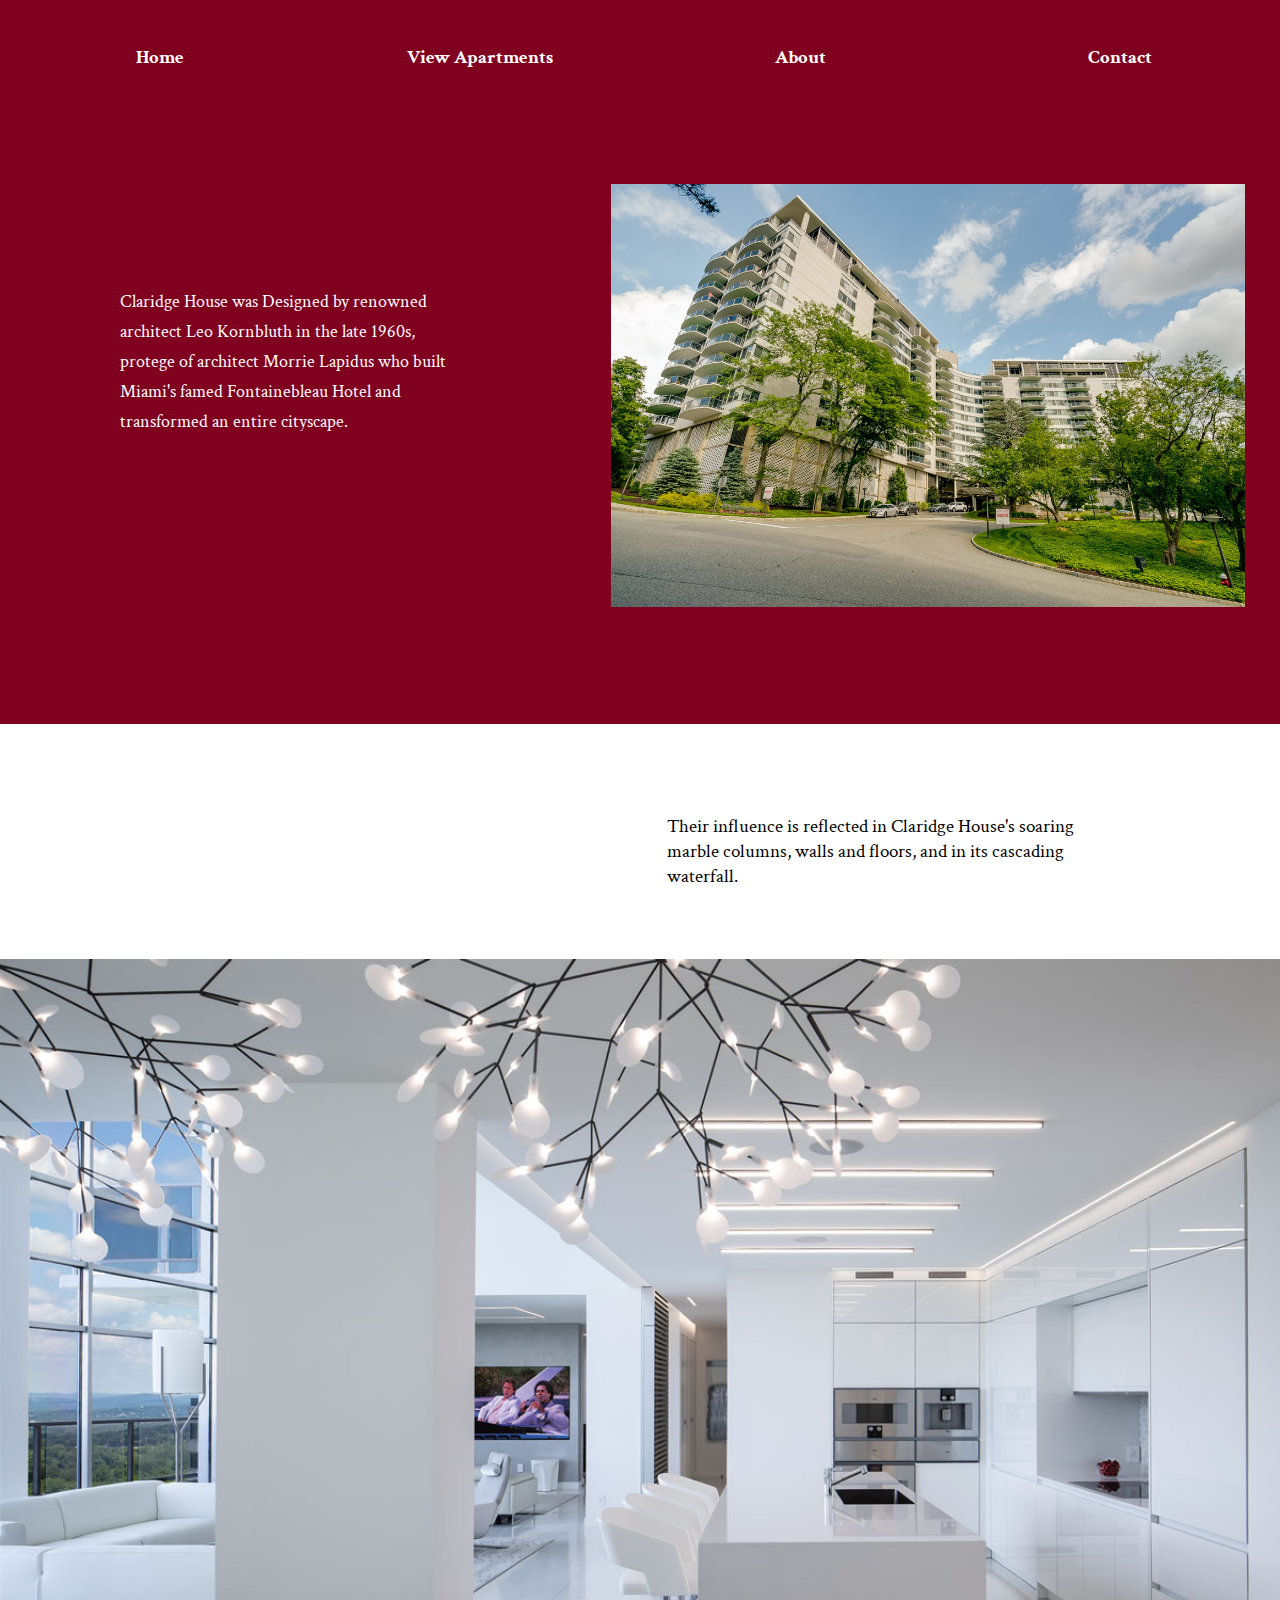
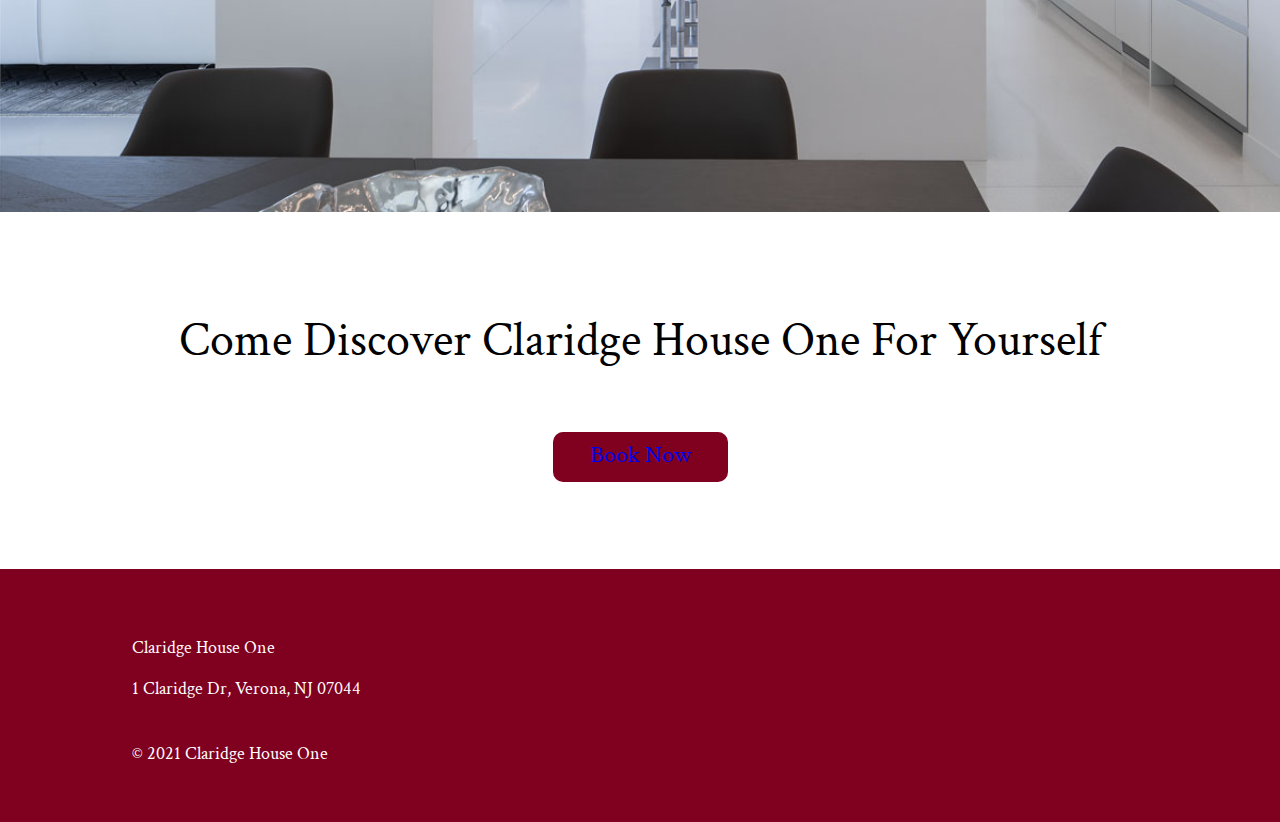
<file: about.html>
<!doctype html> 

<html>
<head>


<title>Claridge House 1 - About</title>
<link href="ClaridgeHouse1.css"
    type="text/css"
    rel="stylesheet">
    <link rel="preconnect" href="https://fonts.gstatic.com">
    <link href="https://fonts.googleapis.com/css2?family=Crimson+Text:ital,wght@0,400;0,600;1,400;1,600;1,700&display=swap" rel="stylesheet">
    <div class="fixed">
    <h1 class="PageTitle"></h1>
    
    <div class="blank">
        
    </div>
     <div class="navbar">
        <div class="navcenter">
            <a id="home" class="navlinks leftnav homenav" href="index.html">
            <h3>Home</h3>
            </a>
        
            <a id="view" class="navlinks leftnav aptnav" href="apartments.html">
            <h3>View Apartments</h3>
            </a>
        
            <a id="about" class="navlinks leftnav aboutnav" href="#">
            <h3>About</h3>
            </a>
            
            <a id="contact" class="navlinks leftnav contactnav" href="contact.html">
            <h3>Contact</h3>
            </a>
        </div>
    </div>
</div>
</head>



    
<body>
    <div class="mockup2">
    </div>
<div class="main">
        <div class="Home-Top2">
            <div class="HTL">
                <p class="maincaption">
                Claridge House was Designed by renowned
                architect Leo Kornbluth in the late 1960s,
                protege of architect Morrie Lapidus who built
                Miami's famed Fontainebleau Hotel and
                transformed an entire cityscape.
                </p>
            </div>
            <div class="HTR">
                <div class="TCP">
                    <img class="right-photo-about" src="building-exterior-2.jpg">
                </div>
            </div>
            <h2 class="mainsub"></h2>
        </div>
    <div class="HomeMid2">
        <div class  ="CPT">
            <div class="CPTL">
                
            </div>
            <div class="CPTR">
                <div class="CPTRC">
                Their influence is reflected in Claridge House's soaring marble columns, walls and floors, and in its cascading waterfall.
                </div>
            </div>
        </div>
        <div class="BlankSpace">
            <img class="wide-photo" src="Penthouse-4.jpg">
        </div>
        <div class="BNC22">
        Come Discover Claridge House One For Yourself
        </div>
        <a class="booknowbutton" href="#"><div class="booknow2">
            <p class="booknowtext">Book Now</p>
            </div></a>
        
        <div class="ACT">
            <div class="AT2">
                <p>Claridge House One</p>
                <p>1 Claridge Dr, Verona, NJ 07044</p>
            </div>
                <div class="CT2">
                    <p>© 2021 Claridge House One</p>
                </div>
        </div>
    </div>
        

</div>
    
</body>

</html>


<!---Notes
TFCB Means Top Full Caption Background
BFCB Means Bottom Full Caption Background
LFCB Means Left Full Caption Background
RFCB Means Right Full Caption Background
BNC2 Means Book Now Button Caption 2
BT Means Bottom Text
BCC Means Bottom Contact Caption
BC Means Bottom Caption
LBC Means Left Bottom Caption
RBC Means Right Bottom Caption
BBT Means Bottom Bottom Text
AT Means Address Text
CT Means Copyright Text
BBTB Means Bottom Bottom Text Background
--->
</file>
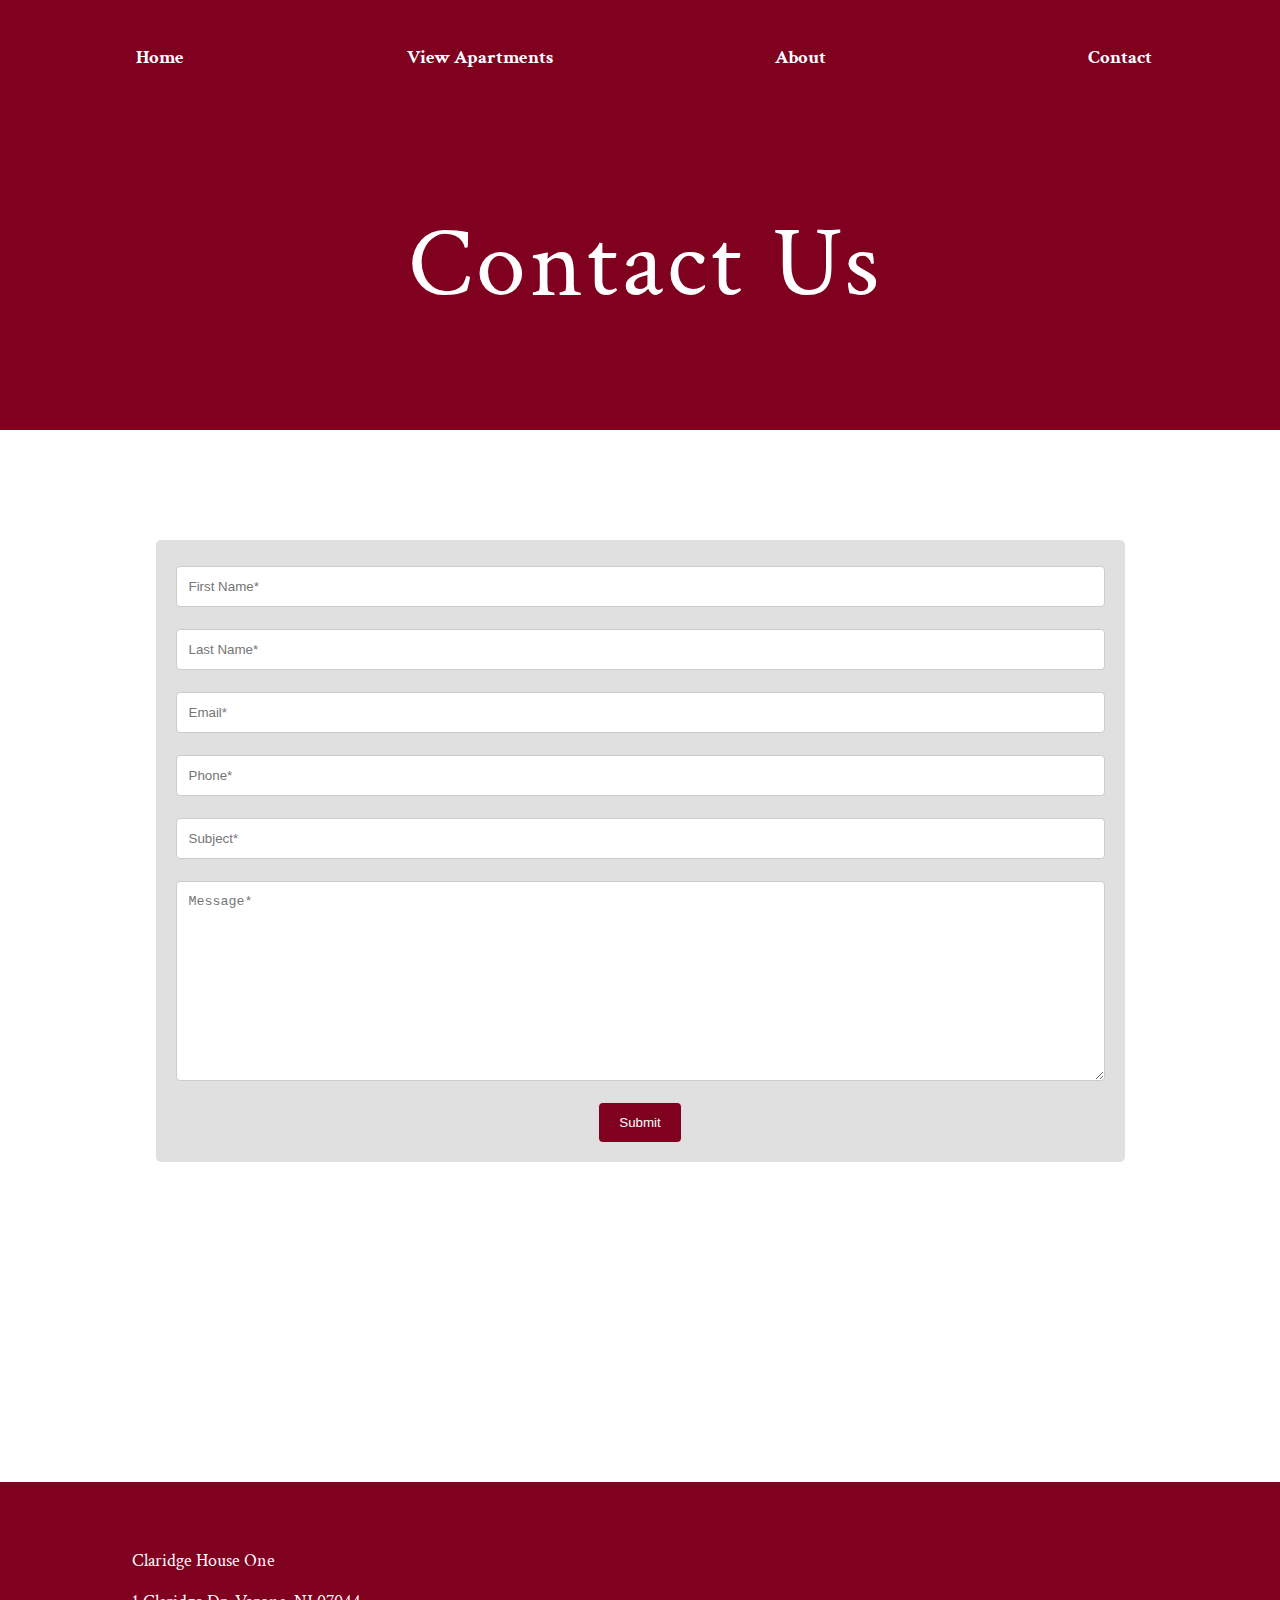
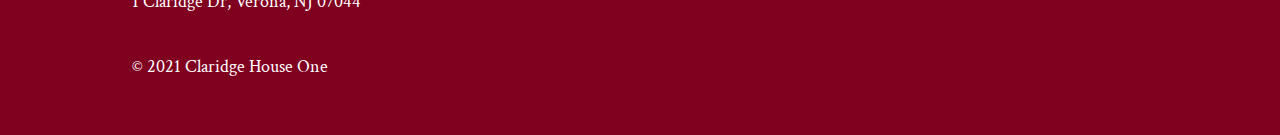
<file: apartments.html>
<!doctype html> 

<html>
<head>


<title>Claridge House 1 - Contact</title>
<link href="ClaridgeHouse1.css"
    type="text/css"
    rel="stylesheet">
    <link rel="preconnect" href="https://fonts.gstatic.com">
    <link href="https://fonts.googleapis.com/css2?family=Crimson+Text:ital,wght@0,400;0,600;1,400;1,600;1,700&display=swap" rel="stylesheet">
    <div class="fixed">
    <h1 class="PageTitle"></h1>
        
    <div class="blank">
        
    </div>
     <div class="navbar">
        <div class="navcenter">
            <a id="home" class="navlinks leftnav homenav" href="index.html">
            <h3>Home</h3>
            </a>
        
            <a id="view" class="navlinks leftnav aptnav" href="#">
            <h3>View Apartments</h3>
            </a>
        
            <a id="about" class="navlinks leftnav aboutnav" href="about.html">
            <h3>About</h3>
            </a>
            
            <a id="contact" class="navlinks leftnav contactnav" href="#">
            <h3>Contact</h3>
            </a>
        </div>
    </div>
</div>
</head>



    
<body>
    <div class="mockup3">
    </div>
<div class="main">
        <div class="Home-Top2">
                <p class="maincaption2">
                Contact Us
                </p>
        </div>
    <div class="HomeMid2">
        <div class="CSB">
            <div class="container">
                        <form action="action_page.php">

                <label for="fname"></label>
                <input type="text" id="fname" name="firstname" placeholder="First Name*">

                <label for="lname"></label>
                <input type="text" id="lname" name="lastname" placeholder="Last Name*">
                
                <label for="email"></label>
                <input type="text" id="email" name="email" placeholder="Email*">

                <label for="phone"></label>
                <input type="text" id="phone" name="phone" placeholder="Phone*">

                <label for="subject"></label>
                <input type="text" id="subject" name="subject" placeholder="Subject*">
                
                <label for="message"></label>
                <textarea id="message" name="message" placeholder="Message*"       style="height:200px"></textarea>

            <div class="submit">
                <input type="submit" value="Submit"> 
            </div>

                        </form>
            </div>
    </div>
        
        <div class="BNC222">
        
        </div>
            <div>
            <p class="booknowtext"></p>
            </div>
        
        <div class="ACT2">
            <div class="AT3">
                <p>Claridge House One</p>
                <p>1 Claridge Dr, Verona, NJ 07044</p>
            </div>
                <div class="CT3">
                    <p>© 2021 Claridge House One</p>
                </div>
        </div>
    </div>
        

</div>
    
</body>

</html>


<!---Notes
TFCB Means Top Full Caption Background
BFCB Means Bottom Full Caption Background
LFCB Means Left Full Caption Background
RFCB Means Right Full Caption Background
BNC2 Means Book Now Button Caption 2
BT Means Bottom Text
BCC Means Bottom Contact Caption
BC Means Bottom Caption
LBC Means Left Bottom Caption
RBC Means Right Bottom Caption
BBT Means Bottom Bottom Text
AT Means Address Text
CT Means Copyright Text
BBTB Means Bottom Bottom Text Background
CSB Means Contact ?????????
--->
</file>
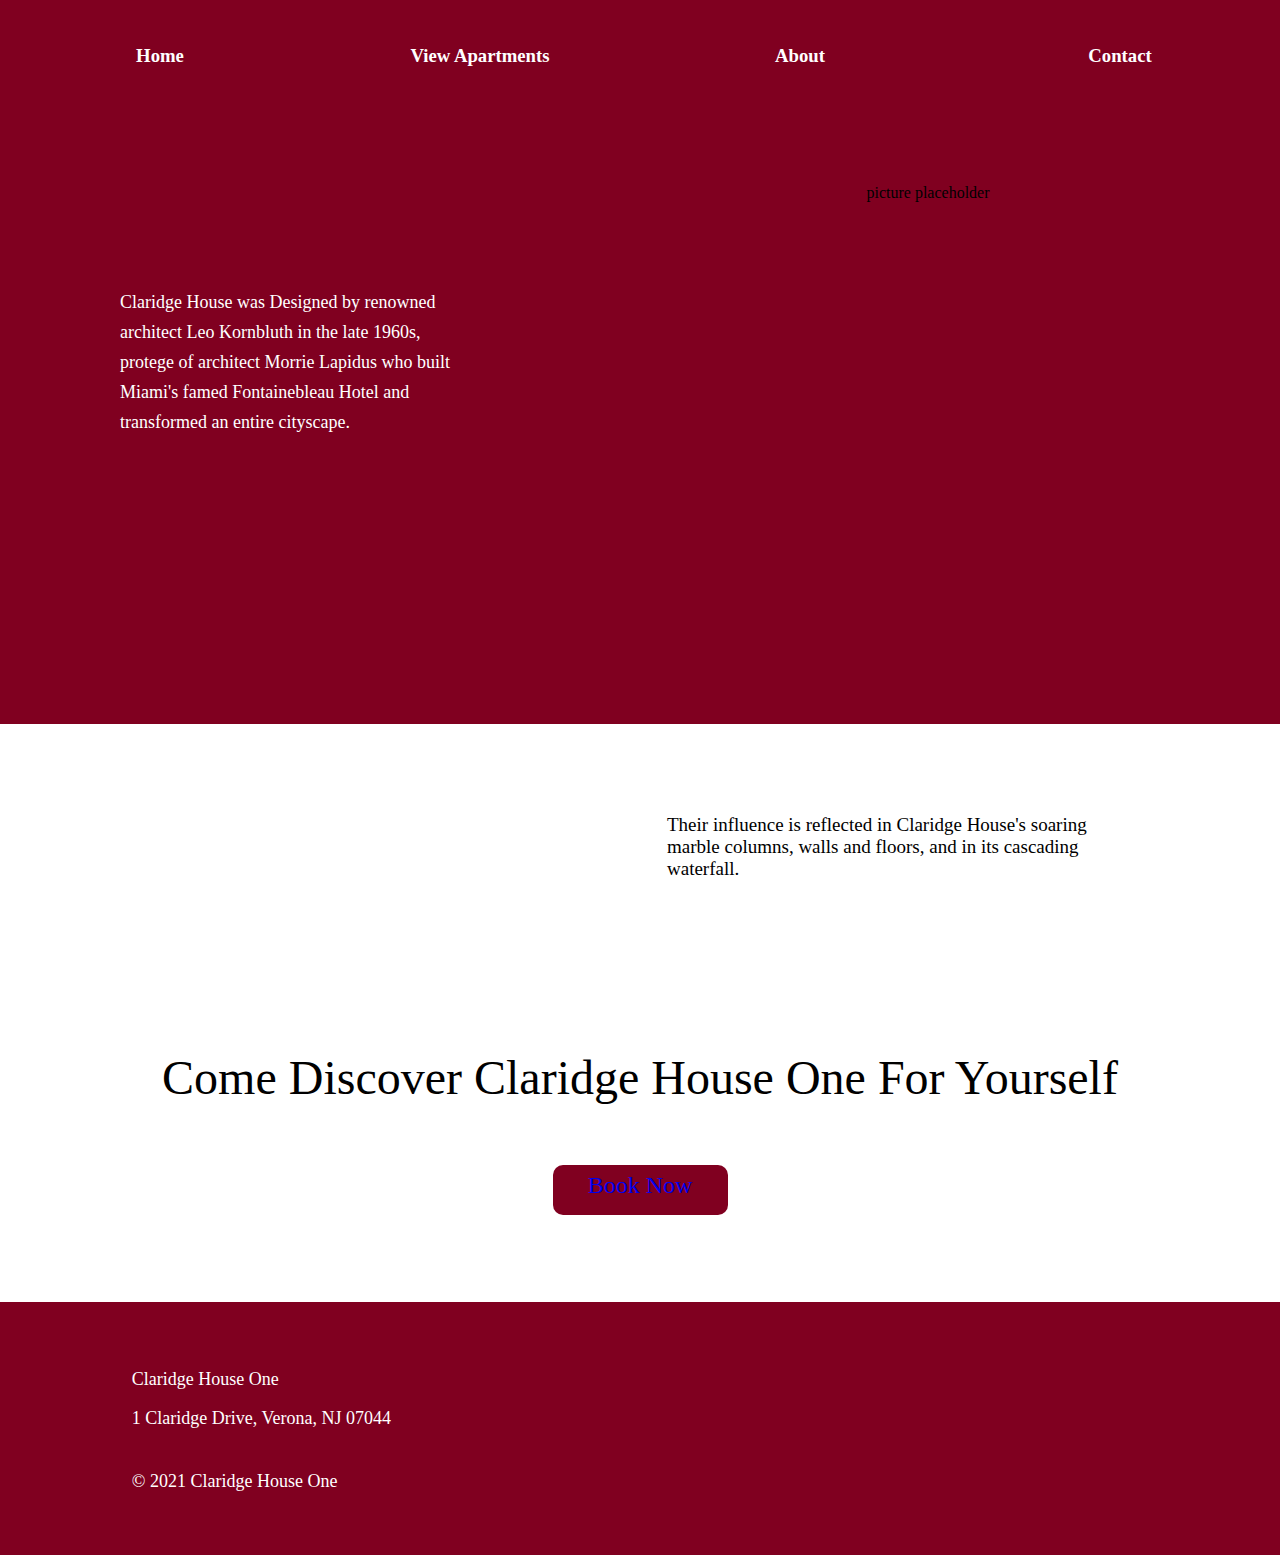
<file: ClaridgeHouse1 - About.html>
<!doctype html> 

<html>
<head>


<title>Claridge House 1 - About</title>
<link href="ClaridgeHouse1.css"
    type="text/css"
    rel="stylesheet">
    <div class="fixed">
    <h1 class="PageTitle"></h1>
    
    <div class="blank">
        
    </div>
     <div class="navbar">
        <div class="navcenter">
            <a id="home" class="navlinks leftnav homenav" href="ClaridgeHouse1%20-%20Home.html">
            <h3>Home</h3>
            </a>
        
            <a id="view" class="navlinks leftnav aptnav" href="ClaridgeHouse1%20-%20View%20Appartments.html">
            <h3>View Apartments</h3>
            </a>
        
            <a id="about" class="navlinks leftnav aboutnav" href="#">
            <h3>About</h3>
            </a>
            
            <a id="contact" class="navlinks leftnav contactnav" href="ClaridgeHouse1%20-%20Contact.html">
            <h3>Contact</h3>
            </a>
        </div>
    </div>
</div>
</head>



    
<body>
    <div class="mockup2">
    </div>
<div class="main">
        <div class="Home-Top2">
            <div class="HTL">
                <p class="maincaption">
                Claridge House was Designed by renowned
                architect Leo Kornbluth in the late 1960s,
                protege of architect Morrie Lapidus who built
                Miami's famed Fontainebleau Hotel and
                transformed an entire cityscape.
                </p>
            </div>
            <div class="HTR">
                <div class="TCP">
                picture placeholder
                </div>
            </div>
            <h2 class="mainsub"></h2>
        </div>
    <div class="HomeMid2">
        <div class="CPT">
            <div class="CPTL">
            
            </div>
            <div class="CPTR">
                <div class="CPTRC">
                Their influence is reflected in Claridge House's soaring marble columns, walls and floors, and in its cascading waterfall.
                </div>
            </div>
        </div>
        <div class="BlankSpace">

        </div>
        <div class="BNC22">
        Come Discover Claridge House One For Yourself
        </div>
        <a class="booknowbutton" href="#"><div class="booknow2">
            <p class="booknowtext">Book Now</p>
            </div></a>
        
        <div class="ACT">
            <div class="AT2">
                <p>Claridge House One</p>
                <p>1 Claridge Drive, Verona, NJ 07044</p>
            </div>
                <div class="CT2">
                    <p>© 2021 Claridge House One</p>
                </div>
        </div>
    </div>
        

</div>
    
</body>

</html>


<!---Notes
TFCB Means Top Full Caption Background
BFCB Means Bottom Full Caption Background
LFCB Means Left Full Caption Background
RFCB Means Right Full Caption Background
BNC2 Means Book Now Button Caption 2
BT Means Bottom Text
BCC Means Bottom Contact Caption
BC Means Bottom Caption
LBC Means Left Bottom Caption
RBC Means Right Bottom Caption
BBT Means Bottom Bottom Text
AT Means Address Text
CT Means Copyright Text
BBTB Means Bottom Bottom Text Background
--->
</file>
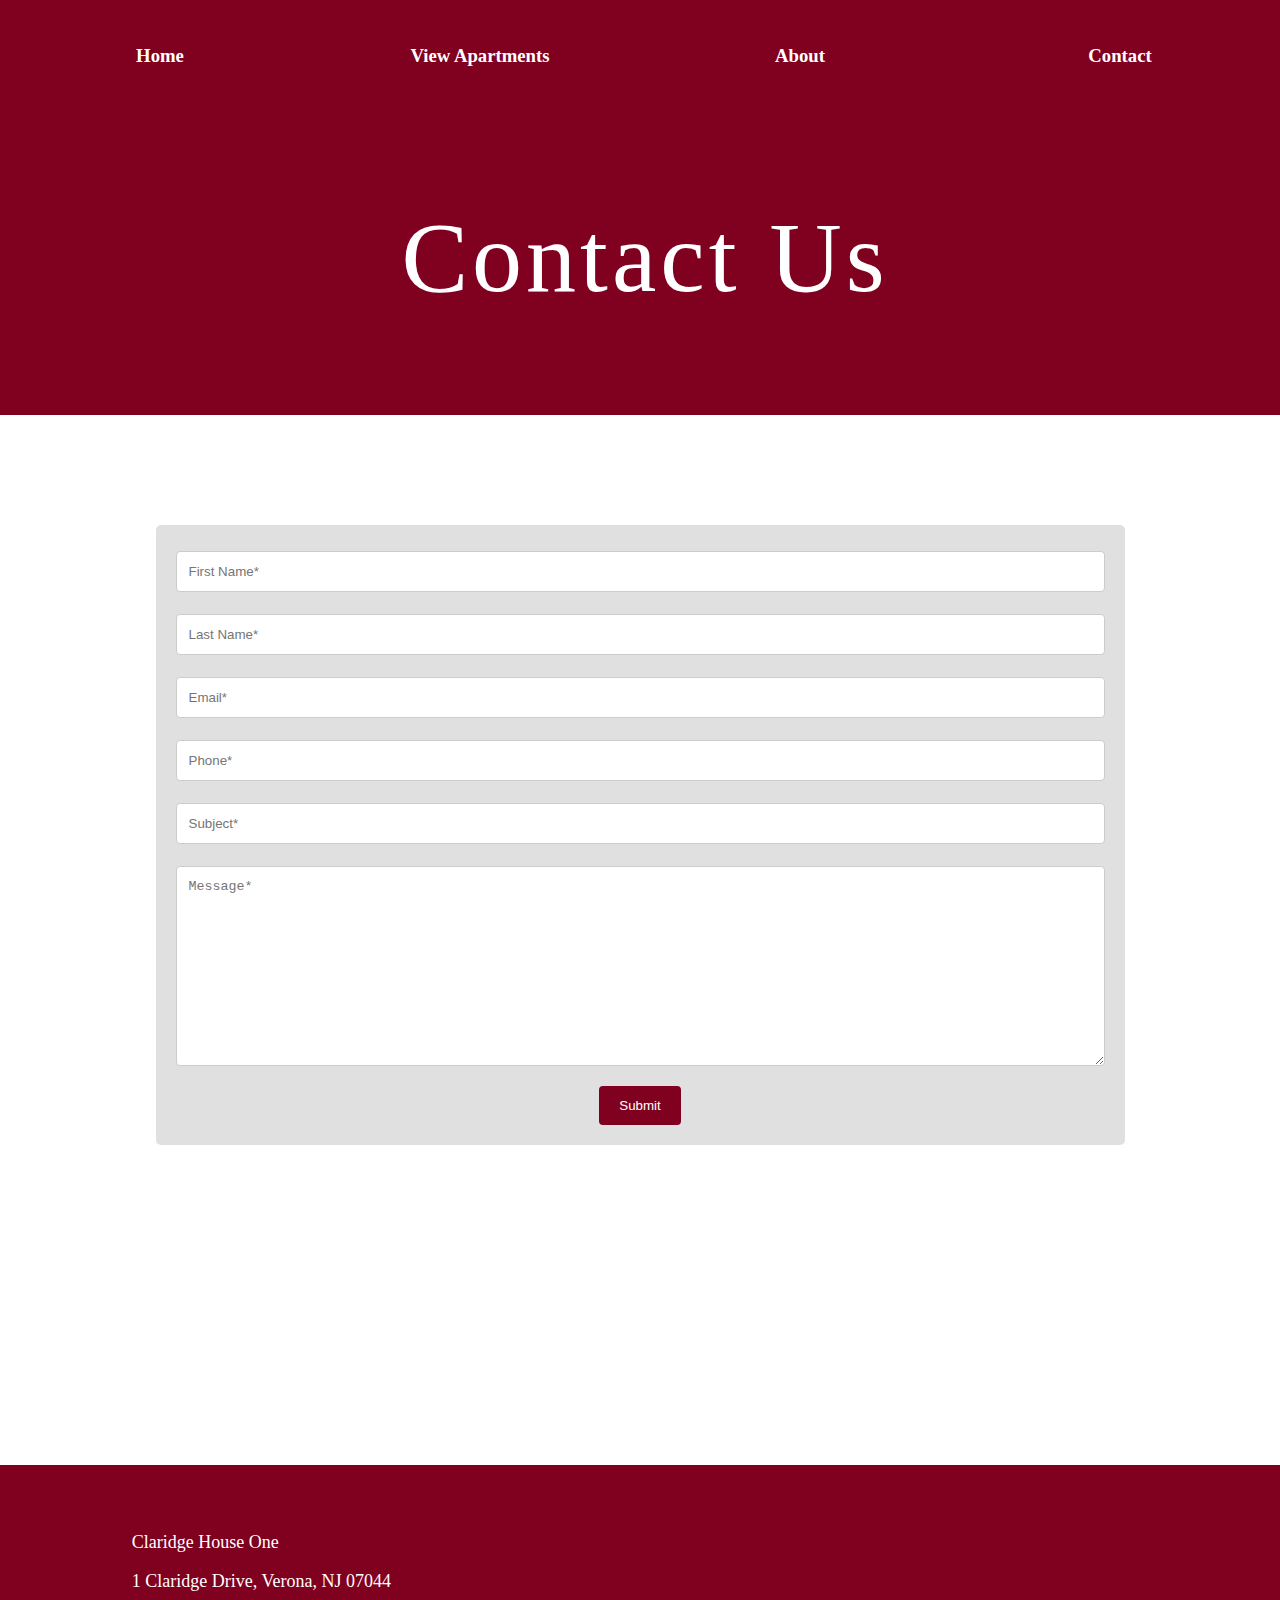
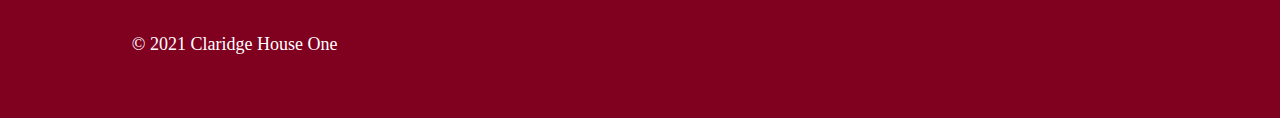
<file: ClaridgeHouse1 - View Appartments.html>
<!doctype html> 

<html>
<head>


<title>Claridge House 1 - Contact</title>
<link href="ClaridgeHouse1.css"
    type="text/css"
    rel="stylesheet">
    <div class="fixed">
    <h1 class="PageTitle"></h1>
        
    <div class="blank">
        
    </div>
     <div class="navbar">
        <div class="navcenter">
            <a id="home" class="navlinks leftnav homenav" href="ClaridgeHouse1%20-%20Home.html">
            <h3>Home</h3>
            </a>
        
            <a id="view" class="navlinks leftnav aptnav" href="#">
            <h3>View Apartments</h3>
            </a>
        
            <a id="about" class="navlinks leftnav aboutnav" href="ClaridgeHouse1%20-%20About.html">
            <h3>About</h3>
            </a>
            
            <a id="contact" class="navlinks leftnav contactnav" href="#">
            <h3>Contact</h3>
            </a>
        </div>
    </div>
</div>
</head>



    
<body>
    <div class="mockup3">
    </div>
<div class="main">
        <div class="Home-Top2">
                <p class="maincaption2">
                Contact Us
                </p>
        </div>
    <div class="HomeMid2">
        <div class="CSB">
            <div class="container">
                        <form action="action_page.php">

                <label for="fname"></label>
                <input type="text" id="fname" name="firstname" placeholder="First Name*">

                <label for="lname"></label>
                <input type="text" id="lname" name="lastname" placeholder="Last Name*">
                
                <label for="email"></label>
                <input type="text" id="email" name="email" placeholder="Email*">

                <label for="phone"></label>
                <input type="text" id="phone" name="phone" placeholder="Phone*">

                <label for="subject"></label>
                <input type="text" id="subject" name="subject" placeholder="Subject*">
                
                <label for="message"></label>
                <textarea id="message" name="message" placeholder="Message*"       style="height:200px"></textarea>

            <div class="submit">
                <input type="submit" value="Submit"> 
            </div>

                        </form>
            </div>
    </div>
        
        <div class="BNC222">
        
        </div>
            <div>
            <p class="booknowtext"></p>
            </div>
        
        <div class="ACT2">
            <div class="AT3">
                <p>Claridge House One</p>
                <p>1 Claridge Drive, Verona, NJ 07044</p>
            </div>
                <div class="CT3">
                    <p>© 2021 Claridge House One</p>
                </div>
        </div>
    </div>
        

</div>
    
</body>

</html>


<!---Notes
TFCB Means Top Full Caption Background
BFCB Means Bottom Full Caption Background
LFCB Means Left Full Caption Background
RFCB Means Right Full Caption Background
BNC2 Means Book Now Button Caption 2
BT Means Bottom Text
BCC Means Bottom Contact Caption
BC Means Bottom Caption
LBC Means Left Bottom Caption
RBC Means Right Bottom Caption
BBT Means Bottom Bottom Text
AT Means Address Text
CT Means Copyright Text
BBTB Means Bottom Bottom Text Background
CSB Means Contact ?????????
--->
</file>
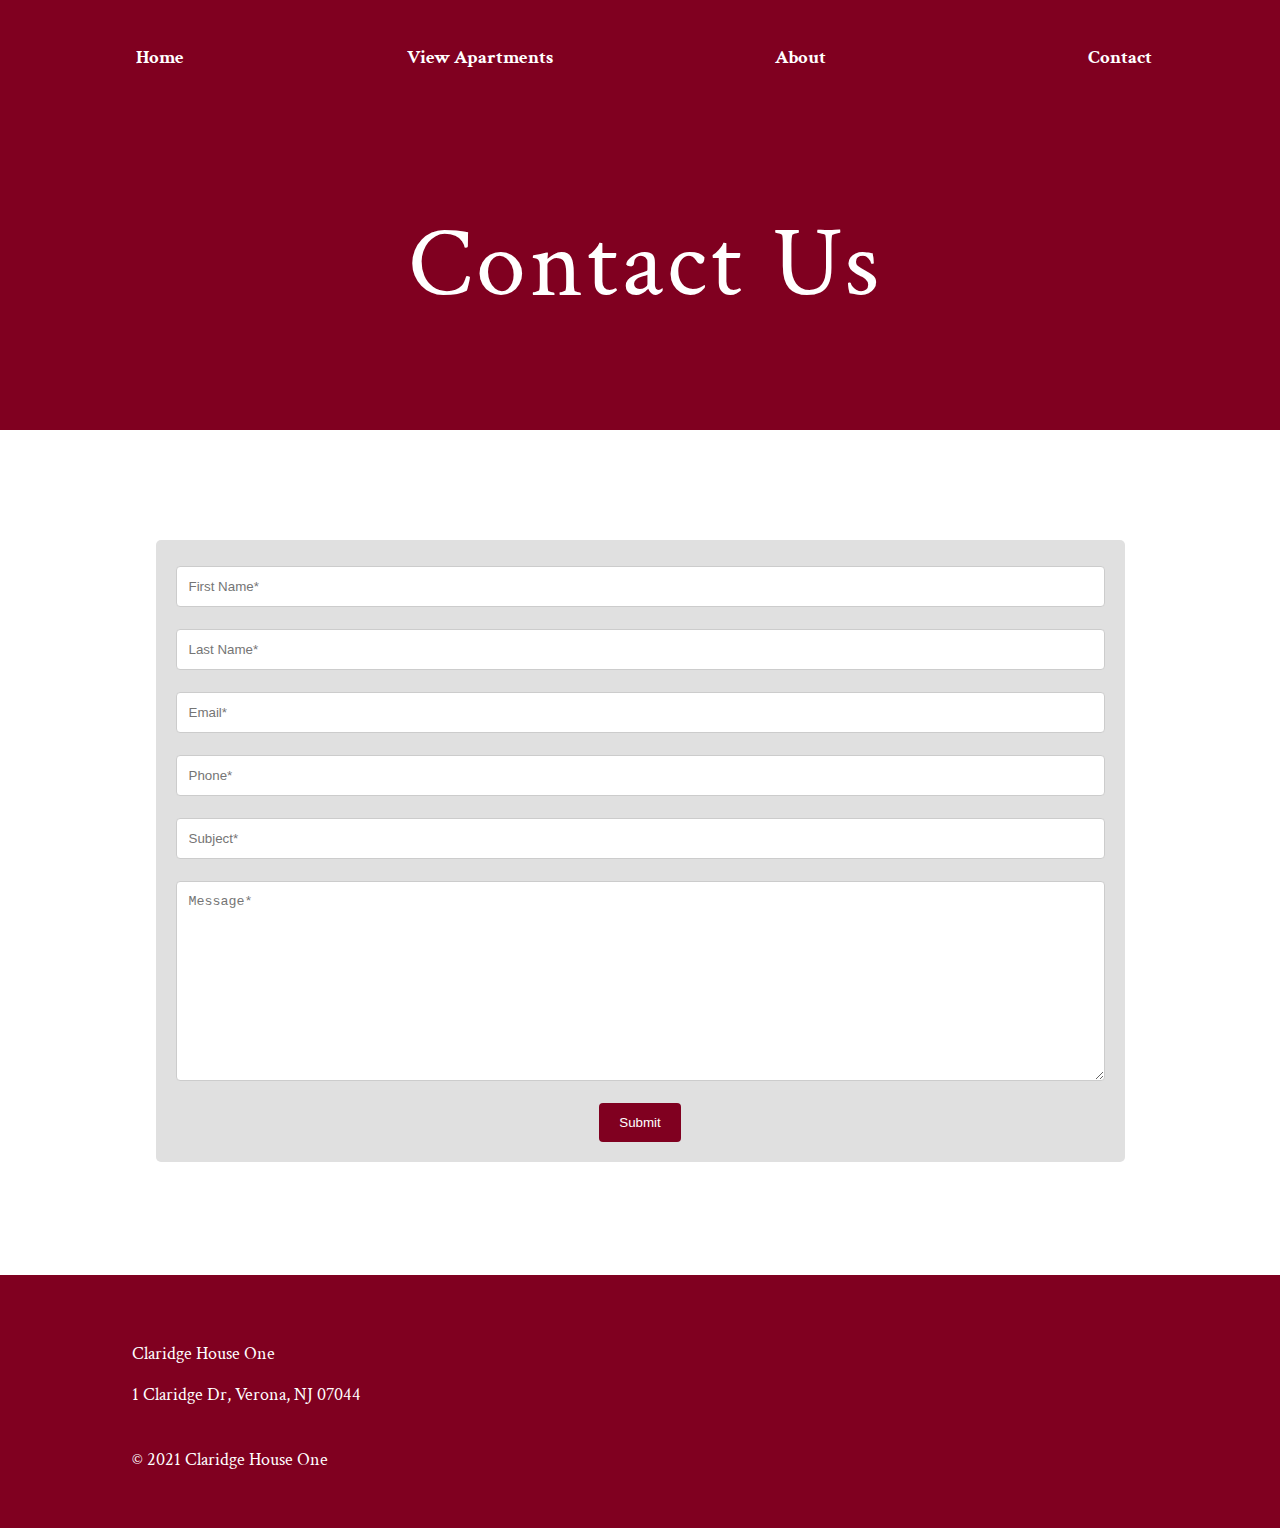
<file: contact.html>
<!doctype html> 

<html>
<head>


<title>Claridge House 1 - Contact</title>
<link href="ClaridgeHouse1.css"
    type="text/css"
    rel="stylesheet">
    <link rel="preconnect" href="https://fonts.gstatic.com">
    <link href="https://fonts.googleapis.com/css2?family=Crimson+Text:ital,wght@0,400;0,600;1,400;1,600;1,700&display=swap" rel="stylesheet">
    <div class="fixed">
    <h1 class="PageTitle"></h1>
        
    <div class="blank">
        
    </div>
     <div class="navbar">
        <div class="navcenter">
            <a id="home" class="navlinks leftnav homenav" href="index.html">
            <h3>Home</h3>
            </a>
        
            <a id="view" class="navlinks leftnav aptnav" href="apartments.html">
            <h3>View Apartments</h3>
            </a>
        
            <a id="about" class="navlinks leftnav aboutnav" href="about.html">
            <h3>About</h3>
            </a>
            
            <a id="contact" class="navlinks leftnav contactnav" href="#">
            <h3>Contact</h3>
            </a>
        </div>
    </div>
</div>
</head>

    
<body>
    <div class="mockup3">
    </div>
<div class="main">
    <div class="Home-Top2">
        <p class="maincaption2">
        Contact Us
        </p>
    </div>
    
    <div class="HomeMid2">
        <div class="CSB">
            <div class="container">
                <form action="action_page.php">
                    <label for="fname"></label>
                    <input type="text" id="fname" name="firstname" placeholder="First Name*">

                    <label for="lname"></label>
                    <input type="text" id="lname" name="lastname" placeholder="Last Name*">

                    <label for="email"></label>
                    <input type="text" id="email" name="email" placeholder="Email*">

                    <label for="phone"></label>
                    <input type="text" id="phone" name="phone" placeholder="Phone*">

                    <label for="subject"></label>
                    <input type="text" id="subject" name="subject" placeholder="Subject*">

                    <label for="message"></label>
                    <textarea id="message" name="message" placeholder="Message*"       style="height:200px"></textarea>

                    <div class="submit">
                        <input type="submit" value="Submit"> 
                    </div>
                </form>
            </div>
        </div>
        
        <div class="ACT2">
            <div class="AT3">
                <p>Claridge House One</p>
                <p>1 Claridge Dr, Verona, NJ 07044</p>
            </div>
            <div class="CT3">
                <p>© 2021 Claridge House One</p>
            </div>
        </div>
    </div>
</div>
    
</body>

</html>


<!---Notes
TFCB Means Top Full Caption Background
BFCB Means Bottom Full Caption Background
LFCB Means Left Full Caption Background
RFCB Means Right Full Caption Background
BNC2 Means Book Now Button Caption 2
BT Means Bottom Text
BCC Means Bottom Contact Caption
BC Means Bottom Caption
LBC Means Left Bottom Caption
RBC Means Right Bottom Caption
BBT Means Bottom Bottom Text
AT Means Address Text
CT Means Copyright Text
BBTB Means Bottom Bottom Text Background
CSB Means Contact ?????????
--->
</file>
<file: ClaridgeHouse1.css>
@media screen and (max-width: 846px){
    h3{
        display: block;
    }
    #home{
     width: 20%;
    }
    
    #view{
    width: 40%;
    }
    
    #about{
    width: 20%;
    }
    
    #contact{
    width: 20%;
    }
    #MTTXT{
    margin-top: 0;
    margin-left: 0px;
    width:;
    }
    #HB{
    margin-top: 0;
    }
}
@media screen and (max-width: 1100px){
    #lfcb{
        margin-left: 0;
    }
    #tfcb{
        margin-left: 0;
    }
}
@media screen and (max-width: 600px){
    #rfcb{
        margin-right: 20px;
    }
}

html {
    font-family: "crimson text";
}
.navbar{
    position:absolute;
    width: 100%;
    background-color: #800020;
    margin-top: 26px;
    height: 60px;
    top: 0;
    
    
}

.pageselect{
    border-bottom: 4px solid;
    padding-bottom: 4px;
    width: 60px;
}

.navlinks:link{
    text-decoration-line: none;
    color: white;
}

.navlinks:visited{
    color: white;
    background-color: #800020;
}

.navlinks:hover{
    color: #800020;
    background-color: white;
}

.navlinks:active{
    color: white;
    background-color: #800020
}

.leftnav{
    float: left;
    /*width: 25%;*/
}

.homenav{
   /*margin-right: 0px; 
    margin-top: 20px;*/
    background-color: ;
    width: 25%;
}

.aptnav{
/*    margin-right: 0px;
    margin-top: 20px;*/
    background-color: ;
    width:25%;
}

.aboutnav{
/*    margin-right: 0px;
    margin-top: 20px;*/
    background-color: ;
    width: 25%;
}

.contactnav{
/*    margin-right: 0px;
    margin-top: 20px;*/
    background-color: ;
    width: 25%;
}


.navlinks{
    background-color: ;
    text-align: center;

}

.navcenter{
    /*max-width:1091px;*/
    margin: auto;
   /* float: none;
    position: absolute;
    top: 90%;
    left: 50%;
    transform: translate(-50%, -50%);*/
    background-color: purple;
}

h3{
    display: inline-block;
    /*margin-top: 20px;
    margin-bottom: 0px;*/
    /*margin-left: 40px;
    margin-right: 40px;
    padding: 8px;*/
    /*position: inherit;*/
}

/*.mockup{
    background-image: url(Claridge-House-1-site-mockup_1280px_home_bottom-02.png);
    background-repeat: no-repeat;
    background-position: top center;
    opacity: 60%;
    width: 100%;
    height: 6000px;
    position: absolute;
    top: -5px;
    z-index: -2;

}
*/
.main{
    width: 100%;
    height: auto;
}

.Home-Top{
    width: 100%;
    background-color: #800020;
    float: left;
}

.Home-Mid{
    height: 1212px;
    width: 100%;
    background-color: white;
    position: relative;
    float: left;
}

.Home-Mid-Top{
    background-color: white;
    width:100%;
    height: 606px;
}

.Left-Column{
    width: 48%;
    height: 100%;
    background-color: ;
    float: left;
}

/* Right of Left Column */
.Left-Right{
    height: 100%;
    max-width: 527px;
    float: right;
    background-color: ;
}

.caption{
    margin-top: 175px;
    margin-left: 30px;
    margin-right: 123px;
    background-color: ;
    line-height: 31px;
    width: 75.9%;
}

.Caption-Border{
    width: 100%;
    border-bottom: 2px solid;
    padding-bottom: 20px;
    margin: 0;
}

.caption-resize{
    height: 50px;
    width: 75.9%;
    margin-left: 30px;
    margin-right: 123px;
}

.Right-Column{
    width: 52%;
    height: 100%;
    /*background-color: darkgray;*/
    background-color: white;
    float: right;
    z-index: -2;
}

.Home-Mid-Bottom{
    background-color:#e0e0e0;
    width: 100%;
    height: 606px;
}

.Bottom-Right-Column{
    width: 47%;
    height: 100%;
    background-color:;
    float: right;
}

/*Left of Right Column*/
.Right-Left{
    height: 100%;
    max-width: 527px;
    float: left;
    background-color: ;
    z-index: 6;
}

.bottom-caption{
    margin-top: 190px;
    margin-left: 125px;
    margin-right: 100px;
    background-color: ;
    line-height: 31px;
    min-width: 180px;
}

.Bottom-Caption-Border{
    border-bottom: 2px solid;
    padding-bottom: 20px;
    margin-left: 125px;
    margin-right: 100px;
}
/*For Some Reason This Does Nothing*/
.BottomCaptionResize{
    margin-left: 125px;
    margin-right: 100px;
    height: 50px;
    margin-bottom: 80px;
}

.Bottom-Left-Column{
    width: 53%;
    height: 100%;
    /*background-color: darkgray;*/
    background-color: #e0e0e0;
    float: left;

}

.wide-photo {
    width:100%;
}

body{
    margin: 0;
    width: 100%;
}

.opacity{
    opacity: 50%;
}

.maintitle{
    text-align: center;
    padding-top: 133px;
    font-size: 96px;
}

.mainsub{
    text-align: center;
    position: relative;
    width: 100%;
    top: -21px;
}

.booknow{
    width: 175px;
    height: 50px;
    background-color: white;
    border-radius: 10px;
    margin: 60px auto 78px auto;
    text-align: center;
    padding-top: 1px;
    font-size: 24px;
    
}
.booknow2{
    width: 175px;
    height: 50px;
    background-color: #800020;
    border-radius: 10px;
    margin: 60px auto 78px auto;
    text-align: center;
    padding-top: 1px;
    font-size: 24px;
}
.booknowtext{
    margin-top: 6px;
}

*{
    box-sizing: border-box;
}

.booknow:active{
    color: black;
    background-color: white;
}

.booknow:hover{
    color: white;
    background-color: #800020;
}

.booknow2:active{
    color: black;
    background-color: white;
}

.booknowbutton:visited{
    color: black;
    background-color: white;
}
.booknowbutton:active{
    color: black;
    background-color: white;
}
.booknowbutton:link{
    text-decoration: none;
    
}


h1, h2{
    color: white;
}

.fixed{
    z-index: 3;
    top: 0;
    left: 0;
    width: 100%;
    position: fixed;
}

.HomeBottom{
    height: 196px;
    background-color:;
    width: 100%;
    position: relative;
    margin-top: 40px;
    text-align: center;
}
.LeftHBDiv{
    float: left;
    background-color: ;
    height: 196px;
    width: 52.4%;
}
.LeftHBDivRight{
    float: right;
    background-color: ;
    width: 96.2%;
    height: 196px;
}
.HomeBottomText{
    min-width: 150px;
    max-width: 530px;
    text-align: left;
    float: ;
    margin-right: 50px;
    margin: 0 auto;
    margin-top: 10px;
    padding: 18px;
    color: black;
    background-color: ;
    font-size: 18px;
    width: 79.5%;
    line-height: 33px;
}
.RightHBDiv{
    float: right;
    background-color: ;
    height: 196px;
    width: 47.6%;
}
.BottomSpace{
    background-color: ;
    height: auto;
    width: 100%;
}
.BottomSpaceInside{
    /*background-color: gray;*/
    width: 100%;
    height: auto;
    text-align: center;
    margin: auto;
}
.BlankSpace1{
    background-color: ;
    height: 93px;
    width: 100%;
}
.FullCaptionBackground{
    background-color: ;
    height 0px;
    width: 96.1%;
    margin: auto;
    margin-top: 80px;
}
.TFCB{
    background-color: ;
    height: 50px;
    width: 200px;
    font-size: 45px;
    margin-left: 150px;
}
.BFCB{
    background-color: ;
    /*height: 466px;*/
    width: 100%;
    
}
.LFCB{
    background-color: ;
    height: 280px;
    width: 36%;
    float: left;
    line-height: 43.5px;
    margin-top: 66px;
    margin-left: 151px;
    font-size: 18.5px;
}
.RFCB{
    background-color: ;
    height: 280px;
    width: 30%;
    float: right;
    line-height: 42.5px;
    margin-top: 66px;
    margin-right: 190px;
    font-size: 18.5px;
}
.BNC2{
    background-color: ;
    color: black;
    font-size: 48px;
    margin-top: 555px;
    text-align: center;
}
.BT{
    background-color: #e0e0e0;
    height: 354px;
    width: 100%;
    margin: auto;
}
.BCC{
    margin-left: 11%;
    padding-top: 58px;
    font-size: 49px;
}
.BC{
    background-color: ;
    float: left;
    margin-left: 11%;
    margin-top: 80px
}
.LBC{
    background-color: lightslategray;
    float: left;
    width: 80px;
    height: 80px;
}
.RBC{
    background-color: ;
    float: right;
    margin-left: 35px;
    color: black
}
.BBT{
    background-color: #800020;
    width: 100%;
    margin: auto;
    height: 251px;
    margin-top: -62px;
}
.AT{
    background-color: ;
    margin-left: 10.3%;
    margin-top: 62px;
    color: white;
    font-size: 18px;
    padding-top: 50px;
}
.CT{
    background-color: ;
    margin-left: 10.3%;
    margin-top: 42px;
    color: white;
    font-size: 18px;
}

/*------------------------------------------------------------------------*/

.mockup2{
    background-image: url();
    background-repeat: no-repeat;
    background-position: top center;
    opacity: 60%;
    width: 100%;
    height: px;
    position: absolute;
    top: -5px;
    z-index: -2;
}
.Home-Top2{
    width: 100%;
    background-color: #800020;
    float: left;
}
.HTL{
    background-color: ;
    float: left;
    width: 45%;
    color: white;
}
.HTR{
    background-color: ;
    float: right;
    width: 55%;
}
.TCP{
    /*background-color: white;*/
    margin: auto;
    text-align: center;
    width: 90%;
    height: auto;
    margin-top: 184px;    
}
.maincaption{
    background-color: ;
    width: 340px;
    margin-left: 120px;
    margin-top: 287px;
    font-size: 18px;
    line-height: 30px;
    margin-bottom: 287px;
}

.HomeMid2{
    height: auto;
    width: 100%;
    background-color: ;
    position: relative;
    float: left;
}
.CPT{
    background-color: ;
    width: 100%;
    height: 235px;
}
.CPTL{
    background-color: ;
    width: 50%;
    height: 235px;
    float: left;
}
.CPTR{
    background-color: ;
    width: 50%;
    height: 235px;
    float: right;
}
.CPTRC{
    background-color: ;
    width: 70%;
    margin: auto;
    margin-right: 165px;
    margin-top: 90px;
    font-size: 19px;
}
.BlankSpace{
    /*background-color: gray;*/
    height: auto;
}
.BNC22{
    background-color: ;
    color: black;
    font-size: 48px;
    margin-top: 91px;
    text-align: center;
}
.AT2{
    background-color: ;
    margin-left: 10.3%;
   padding-top: 49px;
    color: white;
    font-size: 18px;
}
.CT2{
    background-color: ;
    margin-left: 10.3%;
    margin-top: 42px;
    color: white;
    font-size: 18px;
}
.ACT{
    background-color: #800020;
    height: 253px;
    margin-top: 87px
}
/*------------------------------------------------------------------------*/
.mockup3{
    background-image: url();
    background-repeat: no-repeat;
    background-position: top center;
    opacity: 60%;
    width: 100%;
    height: px;
    position: absolute;
    top: -5px;
    z-index: -2;
}
.maincaption2{
    background-color: ;
    color: white;
    text-align: center;
    font-size: 100px;
    letter-spacing: 4px;
    margin-top: 200px;
    margin-left: 10px;
}

/* Style inputs with type="text", select elements and textareas */
input[type=text], select, textarea {
  width: 100%; /* Full width */
  padding: 12px; /* Some padding */ 
  border: 1px solid #ccc; /* Gray border */
  border-radius: 4px; /* Rounded borders */
  box-sizing: border-box; /* Make sure that padding and width stays in place */
  margin-top: 6px; /* Add a top margin */
  margin-bottom: 16px; /* Bottom margin */
  resize: vertical /* Allow the user to vertically resize the textarea (not horizontally) */
}

/* Style the submit button with a specific background color etc */
input[type=submit] {
  background-color: #800020;
  color: white;
  padding: 12px 20px;
  border: none;
  border-radius: 4px;
  cursor: pointer;
}
/* Allign the submit button*/
.submit{
    text-align: center;
}

/* When moving the mouse over the submit button, add a darker green color */
input[type=submit]:hover {
    background-color: white;
    color: #800020;
}

input[type=submit]:active{
    background-color: #800020;
    color: white;
}

/* Add a background color and some padding around the form */
.container {
  border-radius: 5px;
  background-color: #e0e0e0;
  padding: 20px;
}
.CSB{
    margin: auto;
    max-width:969px;
    margin-top: 110px;
}

.AT3{
    background-color: ;
    margin-left: 10.3%;
   padding-top: 49px;
    color: white;
    font-size: 18px;
}
.CT3{
    background-color: ;
    margin-left: 10.3%;
    margin-top: 42px;
    color: white;
    font-size: 18px;
}
.ACT2{
    background-color: #800020;
    height: 253px;
    margin-top:     113px;
}
.BNC222{
    background-color: ;
    color: black;
    font-size: 48px;
    margin-top: 320px;
    text-align: center;
}
.blank{
    background-color: #800020;
    width: 100%;
    height: 26px;
    position: absolute;
    top: 0;
}

/*------------------------------------------------------------------------*/
.ImageSlide, .ImageSlideB {
    min-height: 250px;
    size: contain;
    position: center;
    align-content: center;
    max-height: 250px;
    position: contain;
    background-position: center;
    align-content: center;
    margin-top: 50%;
    margin-bottom: 50%;
    width: 100%;
}
.dot, .dotB{
    position: absolute;
    z-index: -10;
    margin-top: 38.7%;
}

.Right-Column{
    min-height: 606px;
    max-height: 606px;
    height: 606px;
    background-image: url(Sunset-Visitor-to-Claridges-Sign_Bob-Cumins_1920x933px.png);
    background-repeat: no-repeat;
    background-size: contain;
    background-position:center; 
    align-content: center;
    width: 51%;
}
.Bottom-Left-Column{
    min-height: 606px;
    max-height: 606px;
    height: 606px;
    background-image: url(Claridge-One-Pool-9JUly2020_Bob-Cumins.jpg);
    background-repeat: no-repeat;
    background-size: contain;
    background-position: center;
    align-content: center;
    width: 53%;
}

.right-photo-about {
    width:100%;
}
</file>
